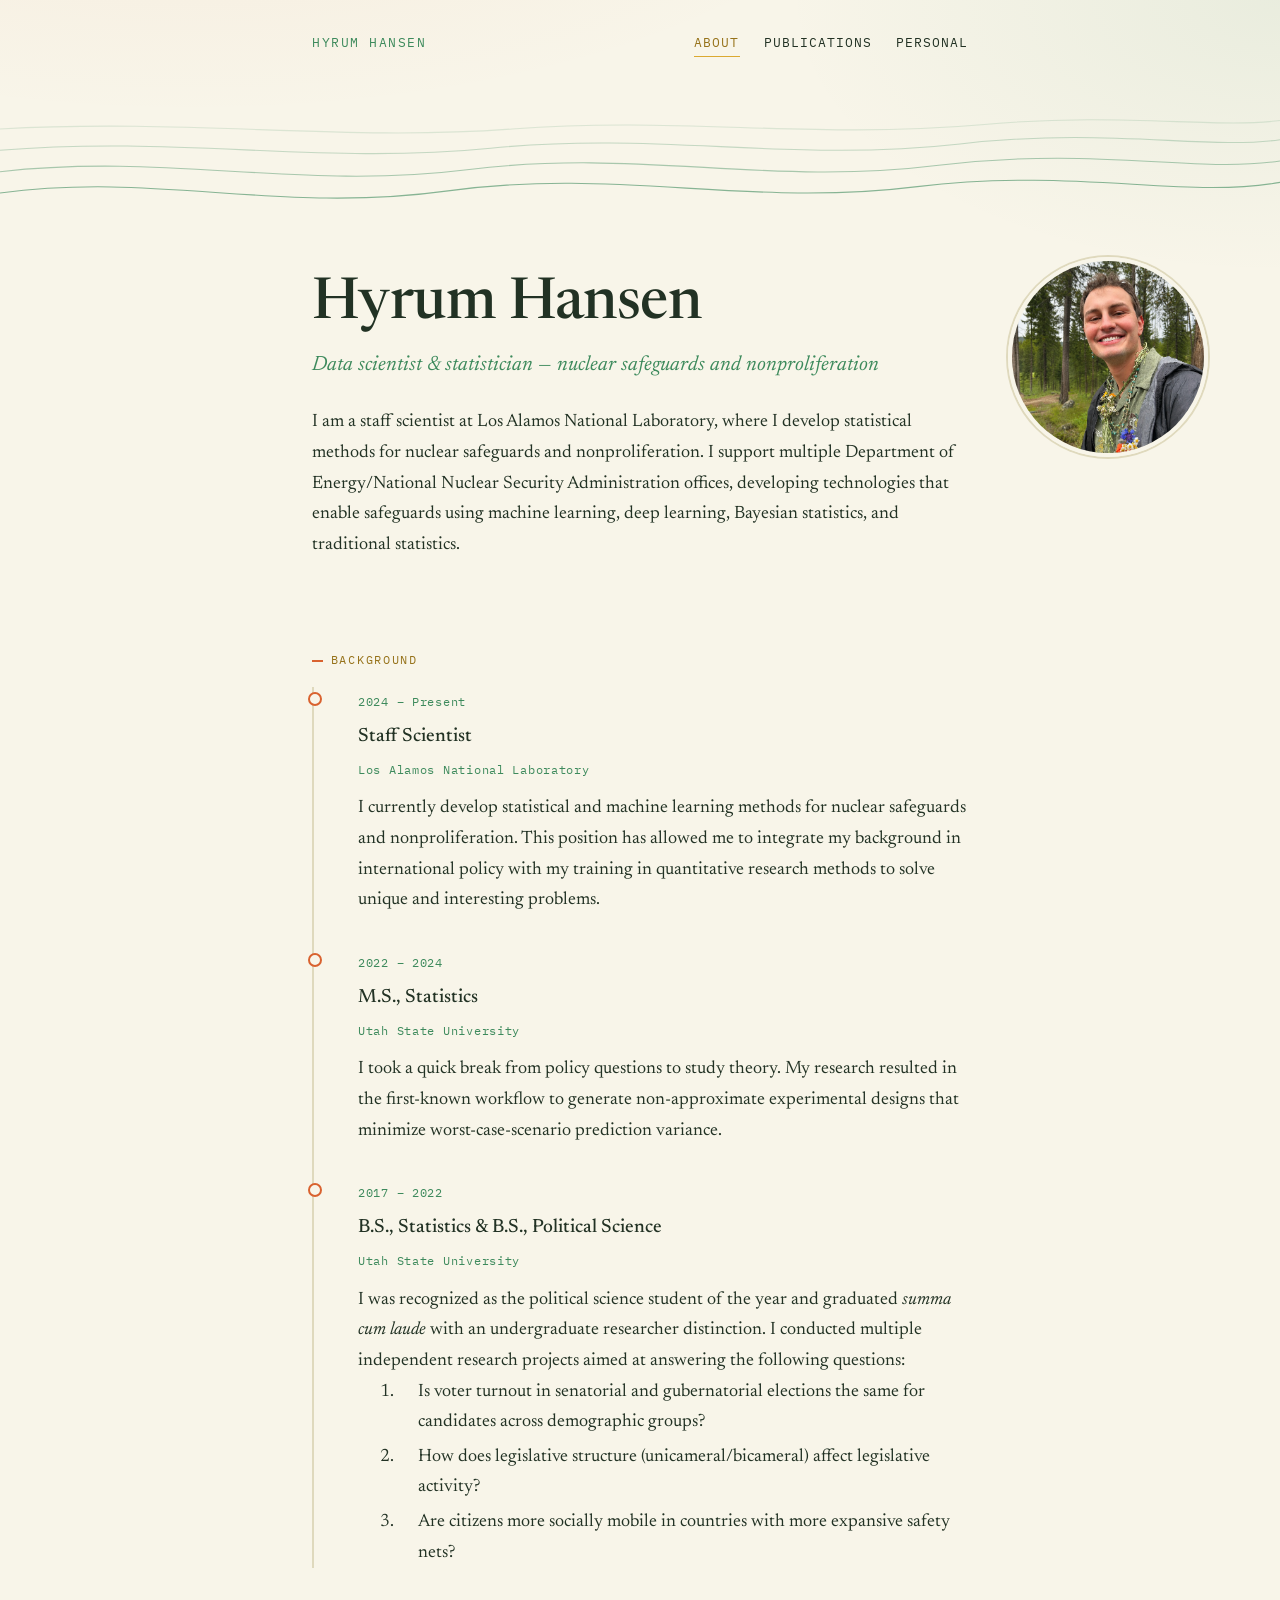
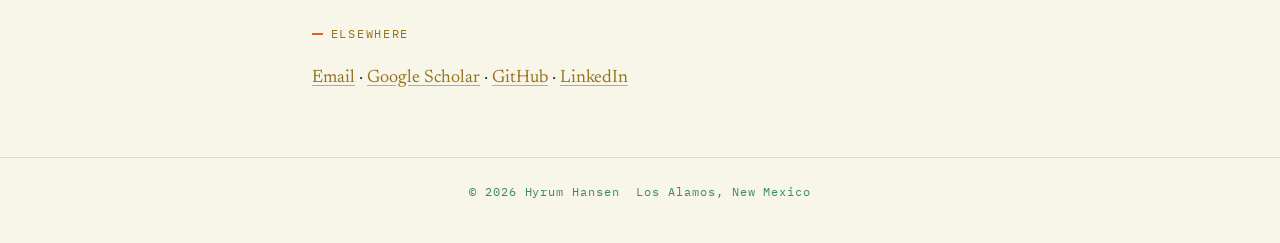
<file: index.html>
<!DOCTYPE html>
<html lang="en">
<head>
  <meta charset="UTF-8" />
  <meta name="viewport" content="width=device-width, initial-scale=1.0" />
  <title>Hyrum Hansen — Data Scientist &amp; Statistician</title>
  <meta name="description" content="Hyrum Hansen is a data scientist and statistician at Los Alamos National Laboratory, specializing in nuclear safeguards and nonproliferation." />
  <link rel="canonical" href="https://hyrum-hansen.com/" />
  <meta property="og:type" content="profile" />
  <meta property="og:title" content="Hyrum Hansen — Data Scientist & Statistician" />
  <meta property="og:description" content="Data scientist and statistician at Los Alamos National Laboratory, specializing in nuclear safeguards and nonproliferation." />
  <meta property="og:url" content="https://hyrum-hansen.com/" />
  <meta name="twitter:card" content="summary" />
  <meta name="twitter:title" content="Hyrum Hansen — Data Scientist & Statistician" />
  <meta name="twitter:description" content="Data scientist and statistician at Los Alamos National Laboratory, specializing in nuclear safeguards and nonproliferation." />
  <script type="application/ld+json">
  {
    "@context": "https://schema.org",
    "@type": "Person",
    "name": "Hyrum Hansen",
    "jobTitle": "Staff Scientist",
    "worksFor": { "@type": "Organization", "name": "Los Alamos National Laboratory" },
    "alumniOf": [
      { "@type": "CollegeOrUniversity", "name": "Utah State University" }
    ],
    "url": "https://hyrum-hansen.com/",
    "sameAs": [
      "https://scholar.google.com/citations?user=X0b9Y3oAAAAJ&hl=en",
      "https://www.linkedin.com/in/hyrum-h-28731010b/",
      "https://github.com/hyrumhansen"
    ]
  }
  </script>
  <link rel="preconnect" href="https://fonts.googleapis.com" />
  <link rel="preconnect" href="https://fonts.gstatic.com" crossorigin />
  <link href="https://fonts.googleapis.com/css2?family=Newsreader:ital,opsz,wght@0,6..72,400;0,6..72,500;1,6..72,400&family=IBM+Plex+Mono:wght@400;500&display=swap" rel="stylesheet" />
  <link rel="stylesheet" href="style.css" />
</head>
<body>

<header class="site">
  <div class="wrap">
    <div class="nav-row">
      <!-- EDIT: your name or initials -->
      <a class="wordmark" href="index.html">Hyrum Hansen</a>
      <nav class="primary" aria-label="Main">
        <a href="index.html" aria-current="page">About</a>
        <a href="publications.html">Publications</a>
        <a href="personal.html">Personal</a>
      </nav>
    </div>
  </div>

  <!-- Signature element: topographic contour lines, a nod to the
       Pajarito Plateau and to data drawn from the natural world. -->
  <svg class="contours" viewBox="0 0 1200 120" fill="none" stroke="currentColor"
       stroke-width="1" preserveAspectRatio="none" aria-hidden="true">
    <path d="M0,90 C150,70 260,110 420,88 C580,66 700,104 860,84 C1010,66 1110,96 1200,80" />
    <path d="M0,70 C160,52 280,88 440,68 C600,48 720,84 880,64 C1030,46 1120,72 1200,60" opacity="0.7" />
    <path d="M0,50 C170,36 300,64 460,48 C620,32 740,62 900,44 C1040,28 1130,50 1200,40" opacity="0.45" />
    <path d="M0,30 C180,20 320,42 480,30 C640,18 760,40 920,26 C1050,14 1140,30 1200,22" opacity="0.25" />
  </svg>
</header>

<main class="wrap">

  <div class="hero hero--photo">
    <img class="hero-photo" src="images/headshot.png" alt="Portrait of Hyrum Hansen" />
    <div class="hero-text">
      <!-- EDIT: your name -->
      <h1>Hyrum Hansen</h1>
      <p class="role">Data scientist &amp; statistician — nuclear safeguards and nonproliferation</p>
      <p>
        <!-- EDIT: a short introduction in your own voice. A starting point: -->
        I am a staff scientist at Los Alamos National Laboratory, where I develop
        statistical methods for nuclear safeguards and nonproliferation. I support
        multiple Department of Energy/National Nuclear Security Administration offices,
        developing technologies that enable safeguards using machine learning, deep
        learning, Bayesian statistics, and traditional statistics.
      </p>
    </div>
  </div>

  <section>
    <p class="eyebrow">Background</p>
    <ol class="timeline">
      <li>
        <span class="meta">2024 – Present</span>
        <h3>Staff Scientist</h3>
        <span class="meta">Los Alamos National Laboratory</span>
        <p>
          I currently develop statistical and machine learning methods for nuclear
          safeguards and nonproliferation. This position has allowed me to integrate
          my background in international policy with my training in quantitative 
          research methods to solve unique and interesting problems.
        </p>
      </li>
      <li>
        <span class="meta">2022 – 2024</span>
        <h3>M.S., Statistics</h3>
        <span class="meta">Utah State University</span>
        <p>
        I took a quick break from policy questions to study theory. 
        My research resulted in the first-known workflow to generate non-approximate experimental 
        designs that minimize worst-case-scenario prediction variance.
        </p>
      </li>
      <li>
        <span class="meta">2017 – 2022</span>
        <h3>B.S., Statistics &amp; B.S., Political Science</h3>
        <span class="meta">Utah State University</span>
        <p>
          I was recognized as the political science student of the year and graduated <i>summa cum laude</i> 
          with an undergraduate researcher distinction. I conducted multiple independent research 
          projects aimed at answering the following questions:
          <ol>
            <li>
              Is voter turnout in senatorial and gubernatorial elections the same
              for candidates across demographic groups?
            </li>
            <li>
              How does legislative structure (unicameral/bicameral) affect legislative activity?
            </li>
            <li>
              Are citizens more socially mobile in countries with more expansive safety nets? 
            </li>
          </ol>
        </p>
      </li>
    </ol>
  </section>

  <section>
    <p class="eyebrow">Elsewhere</p>
    <p>
      <!-- EDIT: swap in your real links, or delete any you don't use -->
      <a href="mailto:hyrum.hansen1@gmail.com">Email</a> ·
      <a href="https://scholar.google.com/citations?user=X0b9Y3oAAAAJ&hl=en">Google Scholar</a> ·
      <a href="https://github.com/hyrumhansen">GitHub</a> ·
      <a href="https://www.linkedin.com/in/hyrum-h-28731010b/">LinkedIn</a>
    </p>
  </section>

</main>

<footer class="site">
  <div class="wrap nav-row">
    <!-- EDIT: your name -->
    <span>© 2026 Hyrum Hansen</span>
    <span>Los Alamos, New Mexico</span>
  </div>
</footer>

</body>
</html>
</file>
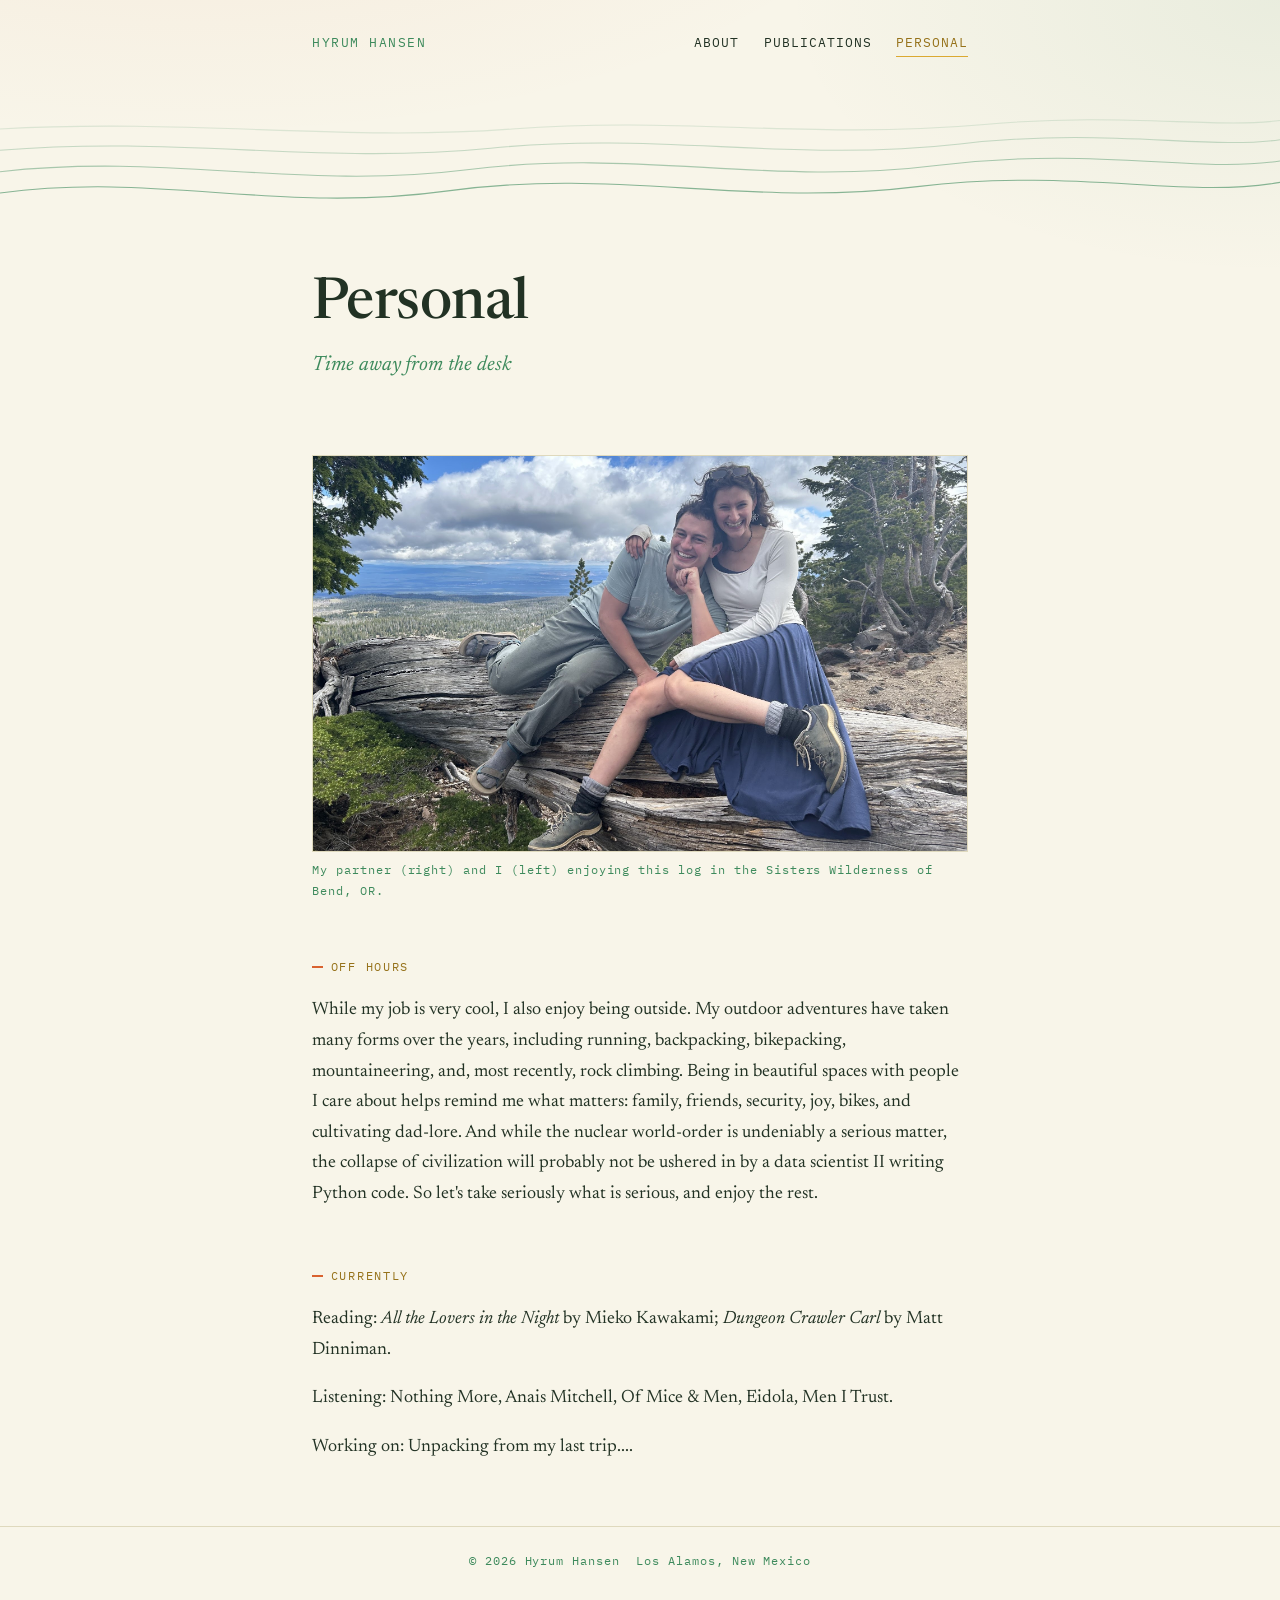
<file: personal.html>
<!DOCTYPE html>
<html lang="en">
<head>
  <meta charset="UTF-8" />
  <meta name="viewport" content="width=device-width, initial-scale=1.0" />
  <title>Personal — Hyrum Hansen</title>
  <meta name="description" content="Hyrum Hansen's life outside of work." />
  <link rel="canonical" href="https://hyrum-hansen.com/personal.html" />
  <meta property="og:type" content="website" />
  <meta property="og:title" content="Personal — Hyrum Hansen" />
  <meta property="og:description" content="Hyrum Hansen's life outside of work." />
  <meta property="og:url" content="https://hyrum-hansen.com/personal.html" />
  <link rel="preconnect" href="https://fonts.googleapis.com" />
  <link rel="preconnect" href="https://fonts.gstatic.com" crossorigin />
  <link href="https://fonts.googleapis.com/css2?family=Newsreader:ital,opsz,wght@0,6..72,400;0,6..72,500;1,6..72,400&family=IBM+Plex+Mono:wght@400;500&display=swap" rel="stylesheet" />
  <link rel="stylesheet" href="style.css" />
</head>
<body>

<header class="site">
  <div class="wrap">
    <div class="nav-row">
      <a class="wordmark" href="index.html">Hyrum Hansen</a>
      <nav class="primary" aria-label="Main">
        <a href="index.html">About</a>
        <a href="publications.html">Publications</a>
        <a href="personal.html" aria-current="page">Personal</a>
      </nav>
    </div>
  </div>
  <svg class="contours" viewBox="0 0 1200 120" fill="none" stroke="currentColor"
       stroke-width="1" preserveAspectRatio="none" aria-hidden="true">
    <path d="M0,90 C150,70 260,110 420,88 C580,66 700,104 860,84 C1010,66 1110,96 1200,80" />
    <path d="M0,70 C160,52 280,88 440,68 C600,48 720,84 880,64 C1030,46 1120,72 1200,60" opacity="0.7" />
    <path d="M0,50 C170,36 300,64 460,48 C620,32 740,62 900,44 C1040,28 1130,50 1200,40" opacity="0.45" />
    <path d="M0,30 C180,20 320,42 480,30 C640,18 760,40 920,26 C1050,14 1140,30 1200,22" opacity="0.25" />
  </svg>
</header>

<main class="wrap">

  <div class="hero">
    <h1>Personal</h1>
    <p class="role">Time away from the desk</p>
  </div>

  <!-- Optional photo. Put an image file (e.g. photo.jpg) in the same folder
       as this file and update the src below — or delete this <figure>. -->
  <figure class="figure">
    <img src="images/personal_photo.jpg" alt="A photo — replace with your own" />
    <figcaption>My partner (right) and I (left) enjoying this log in the Sisters Wilderness of Bend, OR.</figcaption>
  </figure>

  <section>
    <p class="eyebrow">Off hours</p>
    <p>
     While my job is very cool, I also enjoy being outside. My outdoor adventures have taken many forms over the years, 
     including running, backpacking, bikepacking, mountaineering, and, most recently, rock climbing. Being 
     in beautiful spaces with people I care about helps remind me what matters: family, friends, security, joy, bikes, and 
     cultivating dad-lore. And while the nuclear world-order is undeniably a serious matter, the collapse of civilization 
     will probably not be ushered in by a data scientist II writing Python code. So let's take seriously what is serious, and 
     enjoy the rest.
    </p>
  </section>

  <section>
    <p class="eyebrow">Currently</p>
    <p>
      Reading: <em>All the Lovers in the Night</em> by Mieko Kawakami; <em>Dungeon Crawler Carl</em> by Matt Dinniman.
    </p>
    <p>
      Listening: Nothing More, Anais Mitchell, Of Mice & Men, Eidola, Men I Trust.
    </p>
    <p>
      Working on: Unpacking from my last trip....
    </p>
  </section>

</main>

<footer class="site">
  <div class="wrap nav-row">
    <span>© 2026 Hyrum Hansen</span>
    <span>Los Alamos, New Mexico</span>
  </div>
</footer>

</body>
</html>
</file>
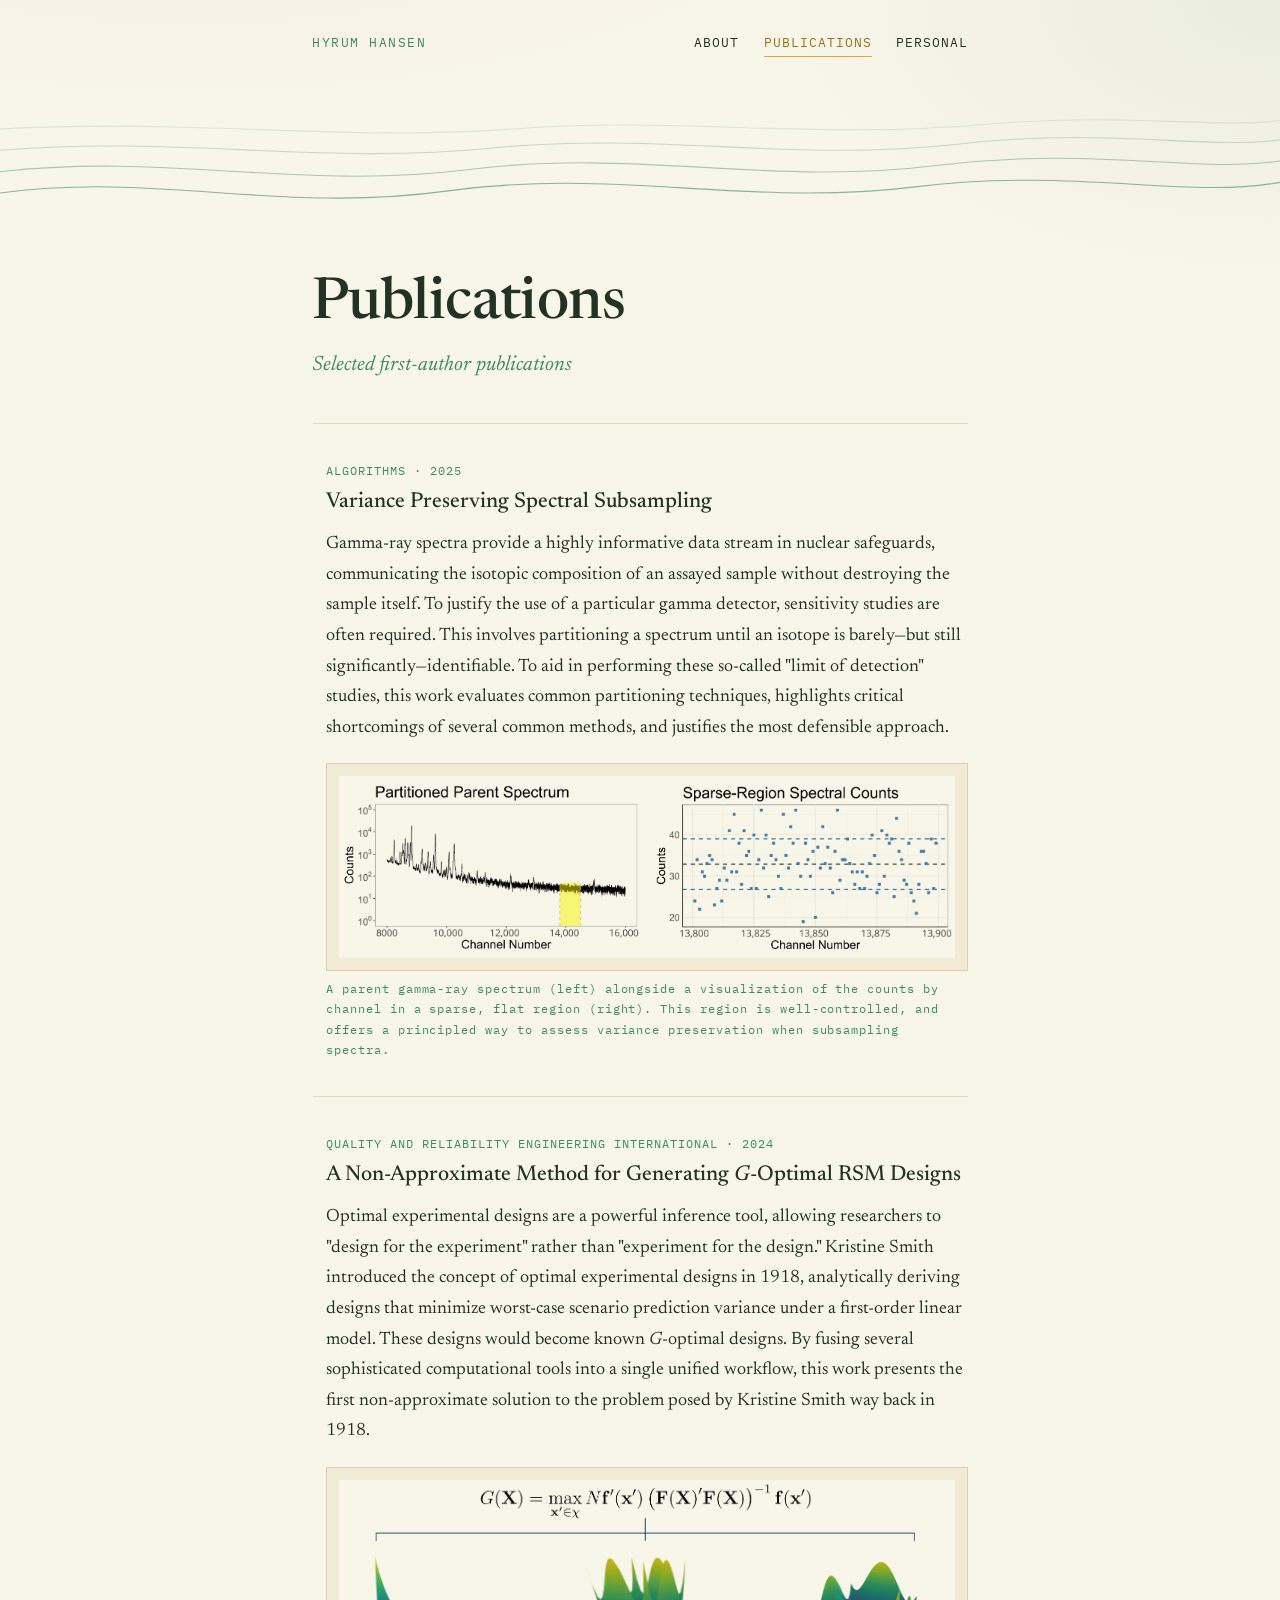
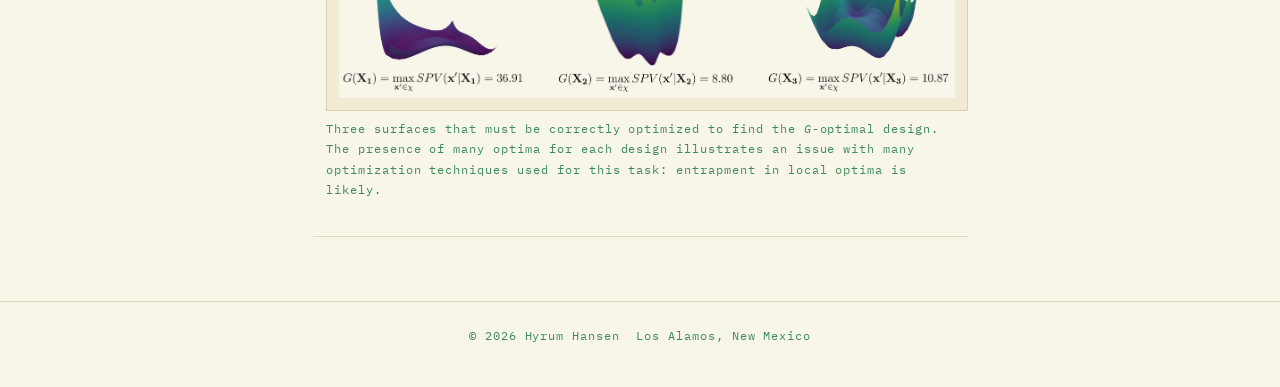
<file: publications.html>
<!DOCTYPE html>
<html lang="en">
<head>
  <meta charset="UTF-8" />
  <meta name="viewport" content="width=device-width, initial-scale=1.0" />
  <title>Publications — Hyrum Hansen</title>
  <meta name="description" content="Selected publications by Hyrum Hansen in statistics, nuclear safeguards, and nonproliferation." />
  <link rel="canonical" href="https://hyrum-hansen.com/publications.html" />
  <meta property="og:type" content="website" />
  <meta property="og:title" content="Publications — Hyrum Hansen" />
  <meta property="og:description" content="Selected publications by Hyrum Hansen in statistics, nuclear safeguards, and nonproliferation." />
  <meta property="og:url" content="https://hyrum-hansen.com/publications.html" />
  <link rel="preconnect" href="https://fonts.googleapis.com" />
  <link rel="preconnect" href="https://fonts.gstatic.com" crossorigin />
  <link href="https://fonts.googleapis.com/css2?family=Newsreader:ital,opsz,wght@0,6..72,400;0,6..72,500;1,6..72,400&family=IBM+Plex+Mono:wght@400;500&display=swap" rel="stylesheet" />
  <link rel="stylesheet" href="style.css" />
</head>
<body>

<header class="site">
  <div class="wrap">
    <div class="nav-row">
      <a class="wordmark" href="index.html">Hyrum Hansen</a>
      <nav class="primary" aria-label="Main">
        <a href="index.html">About</a>
        <a href="publications.html" aria-current="page">Publications</a>
        <a href="personal.html">Personal</a>
      </nav>
    </div>
  </div>
  <svg class="contours" viewBox="0 0 1200 120" fill="none" stroke="currentColor"
       stroke-width="1" preserveAspectRatio="none" aria-hidden="true">
    <path d="M0,90 C150,70 260,110 420,88 C580,66 700,104 860,84 C1010,66 1110,96 1200,80" />
    <path d="M0,70 C160,52 280,88 440,68 C600,48 720,84 880,64 C1030,46 1120,72 1200,60" opacity="0.7" />
    <path d="M0,50 C170,36 300,64 460,48 C620,32 740,62 900,44 C1040,28 1130,50 1200,40" opacity="0.45" />
    <path d="M0,30 C180,20 320,42 480,30 C640,18 760,40 920,26 C1050,14 1140,30 1200,22" opacity="0.25" />
  </svg>
</header>

<main class="wrap">

  <div class="hero">
    <h1>Publications</h1>
    <p class="role">Selected first-author publications</p>
  </div>

  <!-- ==================================================================
       To add a publication, copy one <article class="pub"> block and
       edit the fields. Entries appear in the order they're written here.
       ================================================================== -->

  <article class="pub">
    <!-- EDIT: journal or venue · year -->
    <p class="meta">Algorithms · 2025</p>
    <!-- EDIT: paper title -->
    <h3>Variance Preserving Spectral Subsampling</h3>
    <p>
      Gamma-ray spectra provide a highly informative data stream in nuclear safeguards,
      communicating the isotopic composition of an assayed sample without destroying the sample itself. 
      To justify the use of a particular gamma detector, sensitivity 
      studies are often required. This involves partitioning a spectrum
      until an isotope is barely&mdash;but still significantly&mdash;identifiable. To aid 
      in performing these so-called "limit of detection" studies, this work evaluates 
      common partitioning techniques, highlights critical shortcomings of several common
      methods, and justifies the most defensible approach.
    </p>
    <p class="links">
      <!-- EDIT: links; delete any you don't have -->
      <a href="https://doi.org/10.3390/a19010025"></a>
    </p>
    <figure class="pub-figure">
      <img src="images/var_pres_paper.png" alt="Parent spectrum and sparse region counts">
      <!-- EDIT: caption text -->
      <figcaption>A parent gamma-ray spectrum (left) alongside a visualization of the counts by channel
                  in a sparse, flat region (right). This region is well-controlled, and offers a principled
                  way to assess variance preservation when subsampling spectra.
    </figcaption>
    </figure>
  </article>

  <article class="pub">
    <p class="meta">Quality and Reliability Engineering International · 2024</p>
    <h3>A Non-Approximate Method for Generating <i>G</i>-Optimal RSM Designs</h3>
    <p>
      Optimal experimental designs are a powerful inference tool, allowing
      researchers to "design for the experiment" rather than "experiment for the design."
      Kristine Smith introduced the concept of optimal experimental designs in 1918, analytically 
      deriving designs that minimize worst-case scenario prediction variance under a first-order 
      linear model. These designs would become known <i>G</i>-optimal designs. By fusing several 
      sophisticated computational tools into a single unified workflow, this work presents the first 
      non-approximate solution to the problem posed by Kristine Smith way back in 1918.
    </p>
    <p class="links">
      <a href="https://doi.org/10.1002/qre.3660"></a>
    </p>
    <figure class="pub-figure">
      <img src="images/g_opt_paper.png" alt="G-optimal design comparison plot">
      <!-- EDIT: caption text -->
      <figcaption>Three surfaces that must be correctly optimized to find the <i>G</i>-optimal design.
                  The presence of many optima for each design illustrates an issue with many optimization 
                  techniques used for this task: entrapment in local optima is likely.
    </figcaption>
    </figure>
  </article>

</main>

<script>
  document.querySelectorAll('article.pub').forEach((article) => {
    const link = article.querySelector('.links a');
    if (!link) return;
    article.classList.add('pub--clickable');
    article.tabIndex = 0;
    article.addEventListener('click', (e) => {
      if (e.target.closest('a')) return;
      if (window.getSelection().toString()) return;
      window.location.href = link.href;
    });
    article.addEventListener('keydown', (e) => {
      if (e.key === 'Enter' && !e.target.closest('a')) {
        window.location.href = link.href;
      }
    });
  });
</script>

<footer class="site">
  <div class="wrap nav-row">
    <span>© 2026 Hyrum Hansen</span>
    <span>Los Alamos, New Mexico</span>
  </div>
</footer>

</body>
</html>
</file>
<file: style.css>
/* ==========================================================================
   Field-notebook design system
   Palette drawn from the Pajarito Plateau: sage-tinted paper, juniper ink,
   chamisa gold, moss green. Edit the variables below to retune the site.
   ========================================================================== */

:root {
  --paper: #f8f5e9;      /* sage-tinted bone, brightened */
  --ink: #223224;        /* juniper ink */
  --moss: #3d8a5c;       /* piñon-juniper green, more vivid */
  --gold: #96721a;       /* chamisa gold, dark enough for text */
  --gold-bright: #dba931;/* chamisa gold, decorative */
  --accent: #d9622f;     /* New Mexico sunset terracotta, for flourishes */
  --hairline: #dfd9bd;   /* faded pencil rule */
  --max-width: 44rem;
}

* { box-sizing: border-box; }

html { scroll-behavior: smooth; }

body {
  margin: 0;
  background:
    radial-gradient(1200px 500px at 15% -10%, rgba(217, 98, 47, 0.07), transparent 60%),
    radial-gradient(900px 500px at 100% 0%, rgba(61, 138, 92, 0.08), transparent 55%),
    var(--paper);
  color: var(--ink);
  font-family: "Newsreader", Georgia, "Times New Roman", serif;
  font-size: 1.125rem;
  line-height: 1.7;
  -webkit-font-smoothing: antialiased;
}

/* ---- Layout ---- */

.wrap {
  max-width: var(--max-width);
  margin: 0 auto;
  padding: 0 1.5rem;
}

main { padding-bottom: 4rem; }

/* ---- Header & navigation ---- */

header.site {
  padding: 2rem 0 0;
}

.nav-row {
  display: flex;
  justify-content: space-between;
  align-items: baseline;
  gap: 1rem;
  flex-wrap: wrap;
}

.wordmark {
  font-family: "IBM Plex Mono", ui-monospace, monospace;
  font-size: 0.8rem;
  letter-spacing: 0.12em;
  text-transform: uppercase;
  color: var(--moss);
  text-decoration: none;
  transition: color 200ms ease, letter-spacing 200ms ease;
}

.wordmark:hover {
  color: var(--accent);
  letter-spacing: 0.16em;
}

nav.primary {
  display: flex;
  gap: 1.5rem;
  font-family: "IBM Plex Mono", ui-monospace, monospace;
  font-size: 0.8rem;
  letter-spacing: 0.08em;
  text-transform: uppercase;
}

nav.primary a {
  color: var(--ink);
  text-decoration: none;
  border-bottom: 1px solid transparent;
  padding-bottom: 2px;
  transition: border-color 160ms ease, color 160ms ease;
}

nav.primary a:hover { border-color: var(--accent); color: var(--accent); }

nav.primary a[aria-current="page"] {
  color: var(--gold);
  border-color: var(--gold-bright);
}

/* ---- Contour band (signature element) ---- */

.contours {
  display: block;
  width: 100%;
  height: auto;
  margin: 2.5rem 0 0;
  color: var(--moss);
  opacity: 0.6;
  animation: drift 16s ease-in-out infinite;
}

@keyframes drift {
  0%, 100% { color: var(--moss); }
  50% { color: var(--accent); }
}

@media (prefers-reduced-motion: reduce) {
  .contours { animation: none; }
}

/* ---- Hero ---- */

.hero { padding: 3rem 0 1rem; }

/* Modifier for heroes that include a headshot (About page) */
.hero--photo {
  position: relative;
  display: flex;
  flex-direction: column-reverse;
  align-items: center;
  text-align: center;
  gap: 1.25rem;
}

.hero-text { flex: 1; min-width: 0; }

.hero-photo {
  flex-shrink: 0;
  width: 168px;
  height: 168px;
  border-radius: 50%;
  object-fit: cover;
  border: 4px solid var(--paper);
  box-shadow: 0 0 0 2px var(--hairline);
  animation: rise 700ms ease both;
}

/* On wide screens there's margin outside the text column for the
   photo to spill into, so it can pop out instead of sitting inline. */
@media (min-width: 900px) {
  .hero--photo {
    flex-direction: row;
    align-items: flex-start;
    text-align: left;
    gap: 0;
  }

  .hero-photo {
    position: absolute;
    top: 2rem;
    left: 100%;
    margin-left: 2.5rem;
    width: 200px;
    height: 200px;
  }
}

.hero h1 {
  font-size: clamp(2.4rem, 6vw, 3.6rem);
  font-weight: 500;
  line-height: 1.1;
  letter-spacing: -0.01em;
  margin: 0 0 0.75rem;
}

.role {
  font-style: italic;
  font-size: 1.3rem;
  color: var(--moss);
  margin: 0 0 1.5rem;
}

/* Gentle fade-up on load */
.hero-text > * {
  animation: rise 700ms ease both;
}
.hero-text > *:nth-child(2) { animation-delay: 90ms; }
.hero-text > *:nth-child(3) { animation-delay: 180ms; }

@keyframes rise {
  from { opacity: 0; transform: translateY(10px); }
  to   { opacity: 1; transform: none; }
}

@media (prefers-reduced-motion: reduce) {
  .hero-text > *, .hero-photo { animation: none; }
  html { scroll-behavior: auto; }
}

/* ---- Sections ---- */

section { margin-top: 3.5rem; }

.eyebrow {
  font-family: "IBM Plex Mono", ui-monospace, monospace;
  font-size: 0.75rem;
  letter-spacing: 0.14em;
  text-transform: uppercase;
  color: var(--gold);
  margin: 0 0 1rem;
  display: flex;
  align-items: center;
  gap: 0.5rem;
}

.eyebrow::before {
  content: "";
  display: inline-block;
  width: 0.9em;
  height: 2px;
  background: var(--accent);
}

h2 {
  font-size: 1.7rem;
  font-weight: 500;
  margin: 0 0 1rem;
}

a {
  color: var(--gold);
  text-decoration-color: var(--gold-bright);
  text-underline-offset: 3px;
  transition: color 160ms ease;
}

a:hover { color: var(--accent); }

:focus-visible {
  outline: 2px solid var(--gold-bright);
  outline-offset: 3px;
}

/* ---- Timeline (roadmap) ---- */

.timeline {
  list-style: none;
  margin: 0;
  padding: 0 0 0 1.5rem;
  border-left: 2px solid var(--hairline);
}

.timeline li {
  position: relative;
  padding: 0 0 2rem 1.25rem;
}

.timeline li:last-child { padding-bottom: 0; }

.timeline > li::before {
  content: "";
  position: absolute;
  left: -1.875rem;
  top: 0.75rem;
  width: 0.625rem;
  height: 0.625rem;
  border-radius: 50%;
  background: var(--paper);
  border: 2px solid var(--accent);
  transform: translateY(-50%);
}

.timeline h3 {
  font-size: 1.2rem;
  font-weight: 500;
  margin: 0.2rem 0 0.1rem;
}

.timeline .meta {
  font-family: "IBM Plex Mono", ui-monospace, monospace;
  font-size: 0.75rem;
  letter-spacing: 0.06em;
  color: var(--moss);
}

.timeline p { margin: 0.5rem 0 0; }

.timeline li ol li {
  padding-bottom: 0.25rem;
}

/* ---- Education list ---- */

.degrees {
  list-style: none;
  margin: 0;
  padding: 0;
}

.degrees li {
  padding: 1rem 0 1rem 0.75rem;
  border-top: 1px solid var(--hairline);
  border-left: 2px solid transparent;
  transition: border-left-color 200ms ease, padding-left 200ms ease;
}

.degrees li:hover {
  border-left-color: var(--accent);
  padding-left: 1.1rem;
}

.degrees li:last-child { border-bottom: 1px solid var(--hairline); }

.degrees .meta {
  font-family: "IBM Plex Mono", ui-monospace, monospace;
  font-size: 0.78rem;
  letter-spacing: 0.06em;
  color: var(--moss);
  display: block;
  margin-top: 0.2rem;
}

/* ---- Publications (field-journal entries) ---- */

article.pub {
  padding: 2.25rem 0 2.25rem 0.75rem;
  border-top: 1px solid var(--hairline);
  border-left: 2px solid transparent;
  transition: border-left-color 200ms ease, padding-left 200ms ease;
}

article.pub:hover {
  border-left-color: var(--accent);
  padding-left: 1.1rem;
}

article.pub:last-of-type { border-bottom: 1px solid var(--hairline); }

.pub--clickable { cursor: pointer; }

.pub .meta {
  font-family: "IBM Plex Mono", ui-monospace, monospace;
  font-size: 0.78rem;
  letter-spacing: 0.08em;
  text-transform: uppercase;
  color: var(--moss);
  margin: 0 0 0.4rem;
}

.pub h3 {
  font-size: 1.35rem;
  font-weight: 500;
  line-height: 1.35;
  margin: 0 0 0.75rem;
}

.pub p { margin: 0 0 0.75rem; }

.pub .links {
  font-family: "IBM Plex Mono", ui-monospace, monospace;
  font-size: 0.8rem;
}

.pub-figure {
  margin: 1.25rem 0 0;
  max-width: 100%;
}

.pub-figure img {
  display: block;
  width: 100%;
  height: auto;
  border: 1px solid var(--hairline);
  background: var(--paper);
  padding: 0.75rem;
  mix-blend-mode: multiply;
}

.pub-figure-placeholder {
  aspect-ratio: 16 / 9;
  border: 1px dashed var(--hairline);
  background: rgba(61, 138, 92, 0.04);
  display: flex;
  align-items: center;
  justify-content: center;
  font-family: "IBM Plex Mono", ui-monospace, monospace;
  font-size: 0.75rem;
  letter-spacing: 0.08em;
  text-transform: uppercase;
  color: var(--moss);
}

.pub-figure figcaption {
  font-family: "IBM Plex Mono", ui-monospace, monospace;
  font-size: 0.75rem;
  letter-spacing: 0.08em;
  color: var(--moss);
  margin-top: 0.5rem;
}

/* ---- Personal page ---- */

.figure {
  margin: 2rem 0;
}

.figure img {
  width: 100%;
  height: auto;
  display: block;
  border: 1px solid var(--hairline);
}

.figure figcaption {
  font-family: "IBM Plex Mono", ui-monospace, monospace;
  font-size: 0.75rem;
  letter-spacing: 0.08em;
  color: var(--moss);
  margin-top: 0.5rem;
}

/* ---- Footer ---- */

footer.site {
  border-top: 1px solid var(--hairline);
  margin-top: 4rem;
  padding: 1.5rem 0 2.5rem;
  font-family: "IBM Plex Mono", ui-monospace, monospace;
  font-size: 0.75rem;
  letter-spacing: 0.08em;
  color: var(--moss);
  display: flex;
  justify-content: space-between;
  gap: 1rem;
  flex-wrap: wrap;
}

footer.site a { color: var(--moss); }

/* ---- Small screens ---- */

@media (max-width: 480px) {
  body { font-size: 1.05rem; }
  .hero { padding-top: 2rem; }
}
</file>
